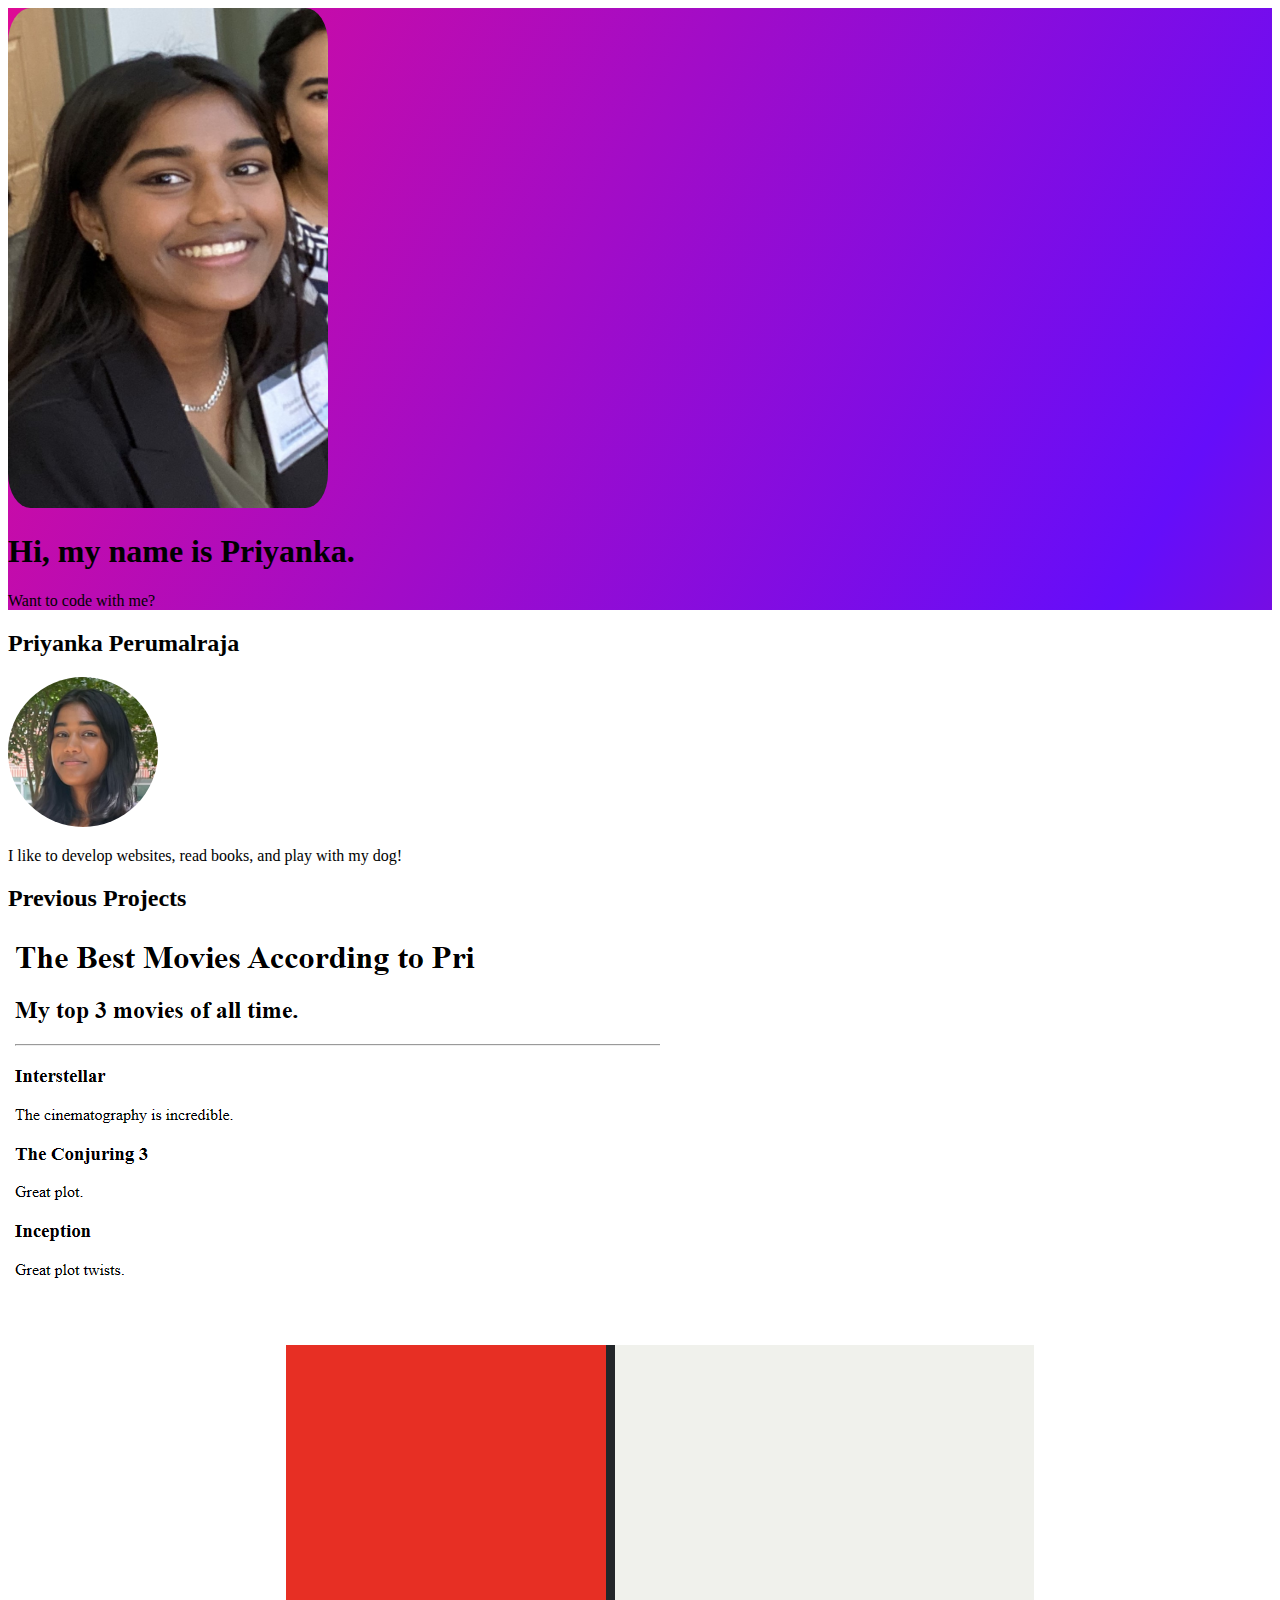
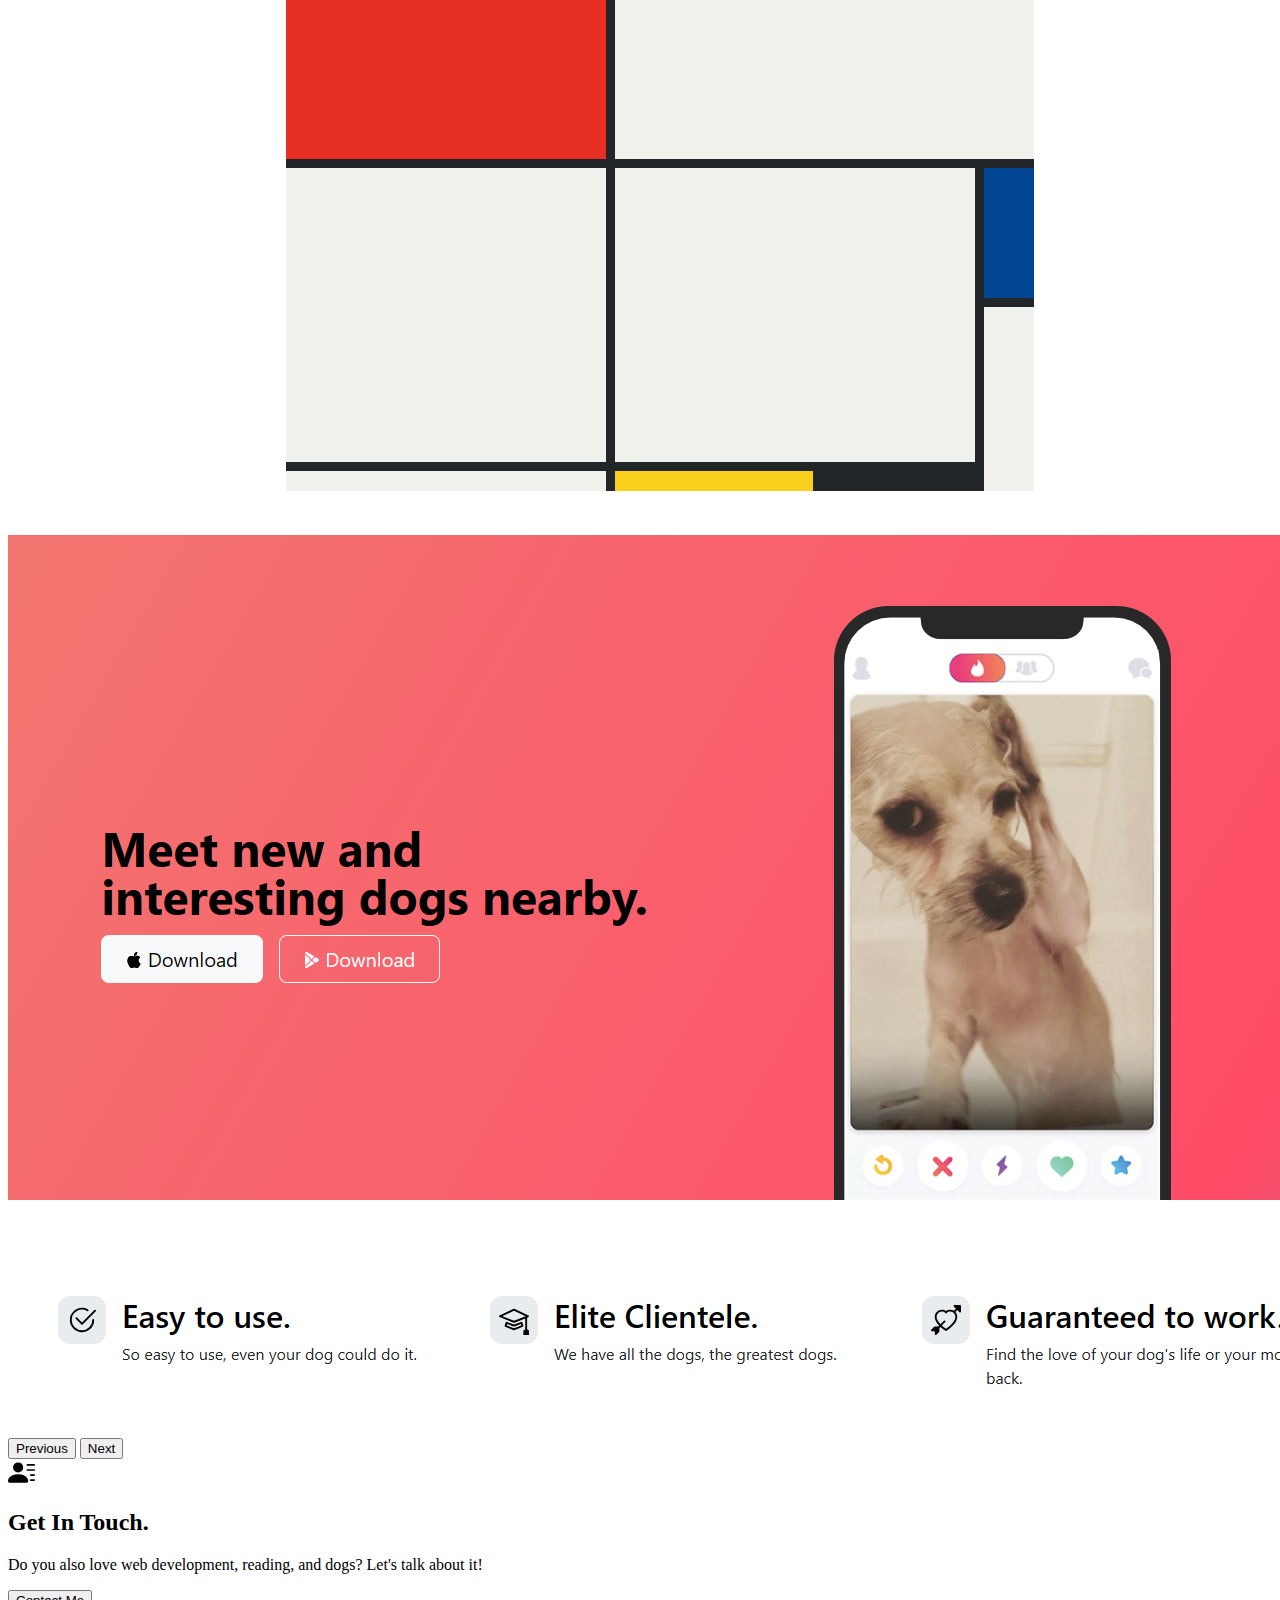
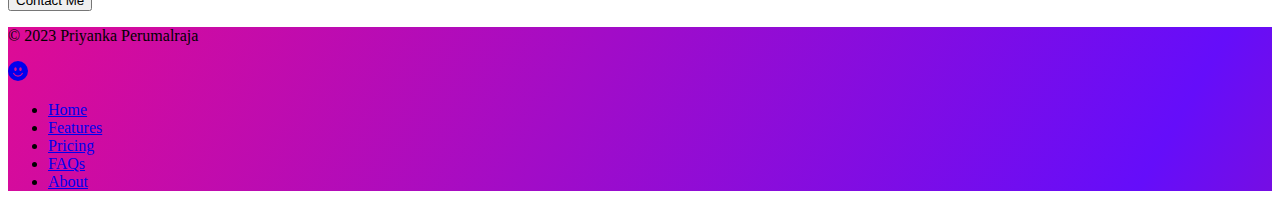
<file: index.html>
<!DOCTYPE html>
<html lang="en">
  <head>
    <meta charset="UTF-8" />
    <meta name="viewport" content="width=device-width, initial-scale=1.0" />
    <title>Document</title>
    <link
      href="https://cdn.jsdelivr.net/npm/bootstrap@5.3.0/dist/css/bootstrap.min.css"
      rel="stylesheet"
      integrity="sha384-9ndCyUaIbzAi2FUVXJi0CjmCapSmO7SnpJef0486qhLnuZ2cdeRhO02iuK6FUUVM"
      crossorigin="anonymous"
    />
    <link rel="stylesheet" href="./style.css" />
  </head>
  <body>
    <!--hero-->
    <section class="gradient-background">
      <div class="container col-xxl-8 px-4 py-5">
        <div class="row flex-lg-row-reverse align-items-center g-5 py-5">
          <div class="col-10 col-sm-8 col-lg-6 ps-0">
            <img
              src="./images/Pri-Photo.JPG"
              class="d-block mx-lg-auto img-fluid img-curve border border-white rounded-7"
              alt="Bootstrap Themes"
              width="700"
              height="500"
              loading="lazy"
            />
          </div>
          <div class="col-lg-6 pe-0">
            <h1 class="display-5 fw-bold text-body-emphasis lh-1 mb-3">
              Hi, my name is Priyanka.
            </h1>
            <p class="lead">Want to code with me?</p>
            <div class="d-grid gap-2 d-md-flex justify-content-md-start">
              <!--<button type="button" class="btn btn-primary btn-lg px-4 me-md-2">
                Primary
              </button>
              <button
                type="button"
                class="btn btn-outline-secondary btn-lg px-4"
              >
                Default
              </button>-->
            </div>
          </div>
        </div>
      </div>
    </section>
    <!--quote from me :)-->
    <section>
      <div class="my-5">
        <div class="p-5 text-center bg-body-tertiary">
          <div class="container py-5">
            <h2 class="text-body-emphasis">Priyanka Perumalraja</h2>
            <img
              src="./images/PriyankaPerumalraja.png"
              alt="priyankaperumalraja"
              class="profile-img mt-3 mb-2"
            />
            <p class="col-lg-8 mx-auto lead">
              I like to develop websites, read books, and play with my dog!
            </p>
          </div>
        </div>
      </div>
    </section>
    <!--projects-->
    <section>
      <div class="container">
        <div class="row">
          <div class="col-lg-12 text-center my-5">
            <h2 class="text-body-emphasis">Previous Projects</h2>
          </div>
          <div class="col-lg-3"></div>
          <div
            id="carouselExampleAutoplaying"
            class="carousel slide col-lg-6"
            data-bs-ride="carousel"
          >
            <div class="carousel-inner">
              <div class="carousel-item active">
                <a href="./movieprojectindex.html"
                  ><img
                    src="./images/movieprojectss.png"
                    class="d-block w-100"
                    alt="movie project image"
                /></a>
              </div>
              <div class="carousel-item">
                <a href="./mondrianprojectindex.html"><img
                    src="./images/mondrianprojectss.png"
                    class="d-block w-100"
                    alt="mondrian project image"
                  /></a>
              </div>
              <div class="carousel-item">
                <a href="./tindog/tindogindex.html"><img
                    src="./images/tindogprojectss.png"
                    class="d-block w-100"
                    alt="tindog project image"
                  /></a>
              </div>
            </div>
            <button
              class="carousel-control-prev"
              type="button"
              data-bs-target="#carouselExampleAutoplaying"
              data-bs-slide="prev"
            >
              <span
                class="carousel-control-prev-icon"
                aria-hidden="true"
              ></span>
              <span class="visually-hidden btn-dark">Previous</span>
            </button>
            <button
              class="carousel-control-next"
              type="button"
              data-bs-target="#carouselExampleAutoplaying"
              data-bs-slide="next"
            >
              <span
                class="carousel-control-next-icon"
                aria-hidden="true"
              ></span>
              <span class="visually-hidden">Next</span>
            </button>
          </div>
          <div class="col-lg-3"></div>
        </div>
      </div>
    </section>
    <!--contact-->
    <section>
      <div class="container my-5">
        <div class="p-5 text-center bg-body-tertiary rounded-3">
            <svg xmlns="http://www.w3.org/2000/svg" width="27" height="27" fill="currentColor" class="bi bi-person-lines-fill" viewBox="0 0 16 16">
                <path d="M6 8a3 3 0 1 0 0-6 3 3 0 0 0 0 6zm-5 6s-1 0-1-1 1-4 6-4 6 3 6 4-1 1-1 1H1zM11 3.5a.5.5 0 0 1 .5-.5h4a.5.5 0 0 1 0 1h-4a.5.5 0 0 1-.5-.5zm.5 2.5a.5.5 0 0 0 0 1h4a.5.5 0 0 0 0-1h-4zm2 3a.5.5 0 0 0 0 1h2a.5.5 0 0 0 0-1h-2zm0 3a.5.5 0 0 0 0 1h2a.5.5 0 0 0 0-1h-2z"/>
              </svg>
            <use xlink:href="#bootstrap"></use>
          </svg>
          <h2 class="text-body-emphasis mt-2">Get In Touch.</h2>
          <p class="col-lg-8 mx-auto fs-5 text-muted">
            Do you also love web development, reading, and dogs? Let's talk
            about it!
          </p>
          <div class="d-inline-flex gap-2 mb-5">
            <button
              class="d-inline-flex align-items-center btn btn-primary btn-lg px-4 rounded-pill"
              type="button"
            >
              Contact Me
            </button>
            <!--<button
              class="btn btn-outline-secondary btn-lg px-4 rounded-pill"
              type="button"
            >
              Secondary link
            </button>-->
          </div>
        </div>
      </div>
    </section>
    <!--footer-->
    <section class="gradient-background">
      <div class="container">
        <footer
          class="d-flex flex-wrap justify-content-between align-items-center py-3 my-4 border-top"
        >
          <p class="col-md-4 mb-0 text-body-secondary">
            © 2023 Priyanka Perumalraja
          </p>

          <a
            href="/"
            class="col-md-4 d-flex align-items-center justify-content-center mb-3 mb-md-0 me-md-auto link-body-emphasis text-decoration-none"
          >
            <svg
              xmlns="http://www.w3.org/2000/svg"
              width="20"
              height="20"
              fill="currentColor"
              class="bi bi-emoji-smile-fill"
              viewBox="0 0 16 16"
            >
              <path
                d="M8 16A8 8 0 1 0 8 0a8 8 0 0 0 0 16zM7 6.5C7 7.328 6.552 8 6 8s-1-.672-1-1.5S5.448 5 6 5s1 .672 1 1.5zM4.285 9.567a.5.5 0 0 1 .683.183A3.498 3.498 0 0 0 8 11.5a3.498 3.498 0 0 0 3.032-1.75.5.5 0 1 1 .866.5A4.498 4.498 0 0 1 8 12.5a4.498 4.498 0 0 1-3.898-2.25.5.5 0 0 1 .183-.683zM10 8c-.552 0-1-.672-1-1.5S9.448 5 10 5s1 .672 1 1.5S10.552 8 10 8z"
              />
            </svg>
          </a>

          <ul class="nav col-md-4 justify-content-end">
            <li class="nav-item">
              <a href="#" class="nav-link px-2 text-body-secondary">Home</a>
            </li>
            <li class="nav-item">
              <a href="#" class="nav-link px-2 text-body-secondary">Features</a>
            </li>
            <li class="nav-item">
              <a href="#" class="nav-link px-2 text-body-secondary">Pricing</a>
            </li>
            <li class="nav-item">
              <a href="#" class="nav-link px-2 text-body-secondary">FAQs</a>
            </li>
            <li class="nav-item">
              <a href="#" class="nav-link px-2 text-body-secondary">About</a>
            </li>
          </ul>
        </footer>
      </div>
    </section>
    <!--bootstrap script-->
    <script
      src="https://cdn.jsdelivr.net/npm/bootstrap@5.3.0/dist/js/bootstrap.bundle.min.js"
      integrity="sha384-geWF76RCwLtnZ8qwWowPQNguL3RmwHVBC9FhGdlKrxdiJJigb/j/68SIy3Te4Bkz"
      crossorigin="anonymous"
    ></script>
  </body>
</html>
</file>
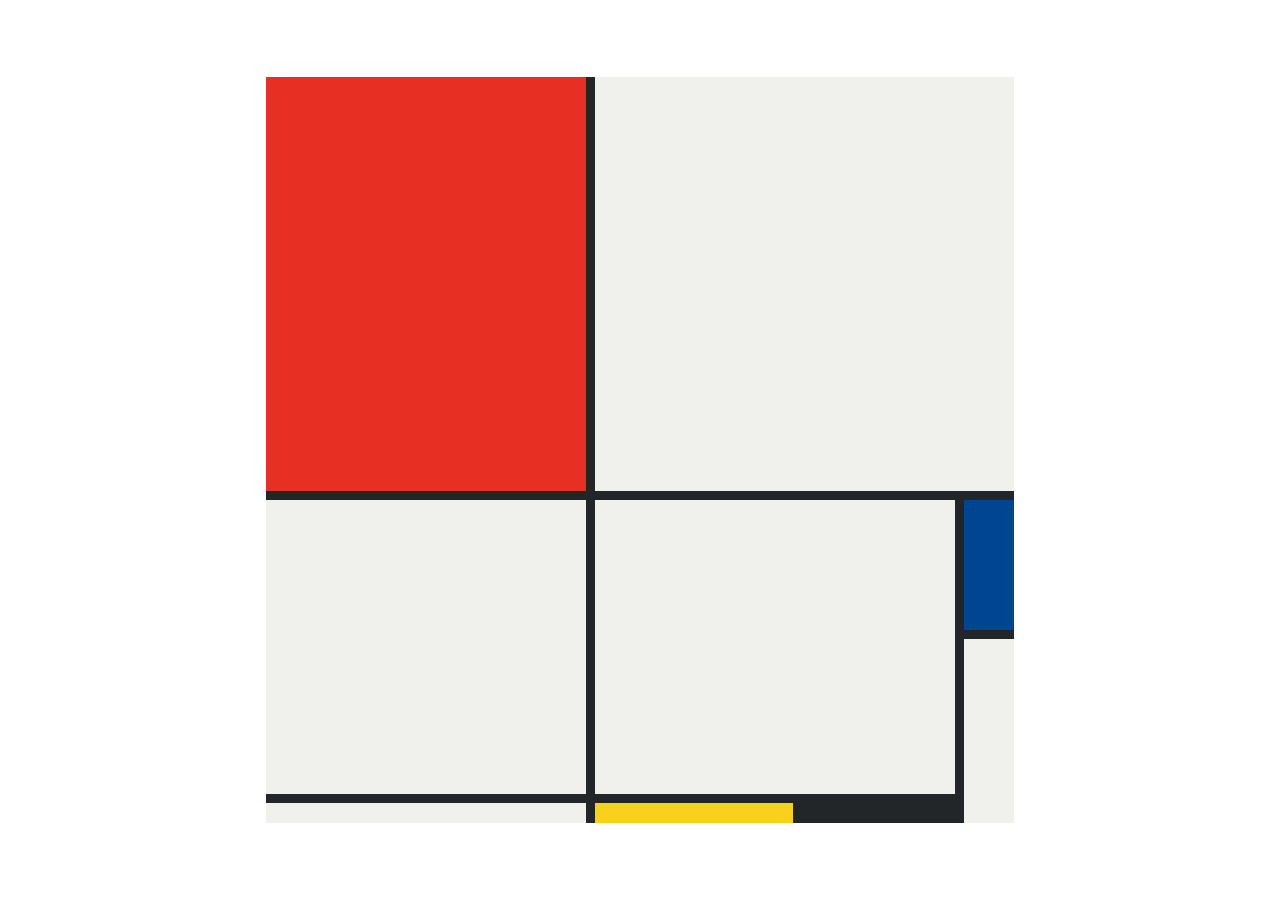
<file: mondrianprojectindex.html>
<!DOCTYPE html>
<html lang="en">
  <head>
    <meta charset="UTF-8" />
    <meta name="viewport" content="width=device-width, initial-scale=1.0" />
    <title>Mondrian Project</title>
    <style>
      /*
      Write your CSS here
      Gap Colour: #000
      White: #F0F1EC
      Red: #E72F24
      Black: #232629
      Blue: #004592
      Yellow: #F9D01E

      For dimensions, see dimensions.png image.
      HINT: Remember you can't change the properties of grid lines.
      But grid lines are transparent!
      */
      body {
        display: flex;
        justify-content: center;
        align-items: center;
        height: 100vh;
        margin: 0;
        padding: 0;
      }
      .grid-container {
        display: grid;
        background-color: #232629;
        gap: 9px;
        grid-template-columns: 320px 198px 153px 50px;
        grid-template-rows: 414px 130px 155px 20px;
      }
      .box {
        background-color: #f0f1ec;
      }
      .red {
        background-color: #e72f24;
        grid-area: 1 / 1 / 1 / 1;
      }
      .white-one {
        grid-area: 1 / 2 / 1 / 5;
      }
      .white-two {
        grid-area: 2 / 1 / 4 / 1;
      }
      .white-three {
        grid-area: 2 / 2 / 4 / 4;
      }
      .blue {
        background-color: #004592;
        grid-area: 2 / 4 / 2 / 4;
      }
      .white-four {
        grid-area: 4 / 1 / 4 / 1;
      }
      .yellow {
        background-color: #f9d01e;
        grid-area: 4 / 2 / 4 / 2;
      }
      .black {
        background-color: #232629;
        grid-area: 4 / 3 / 4 / 3;
      }
      .white-five {
        grid-area: 3 / 4 / 5 / 4;
      }
    </style>
  </head>

  <body>
    <!-- Write your HTML here -->
    <div class="grid-container">
      <div class="box red"></div>
      <div class="box white-one"></div>
      <div class="box white-two"></div>
      <div class="box white-three"></div>
      <div class="box white-four"></div>
      <div class="box white-five"></div>
      <div class="box blue"></div>
      <div class="box yellow"></div>
      <div class="box black"></div>
    </div>
  </body>
</html>
</file>
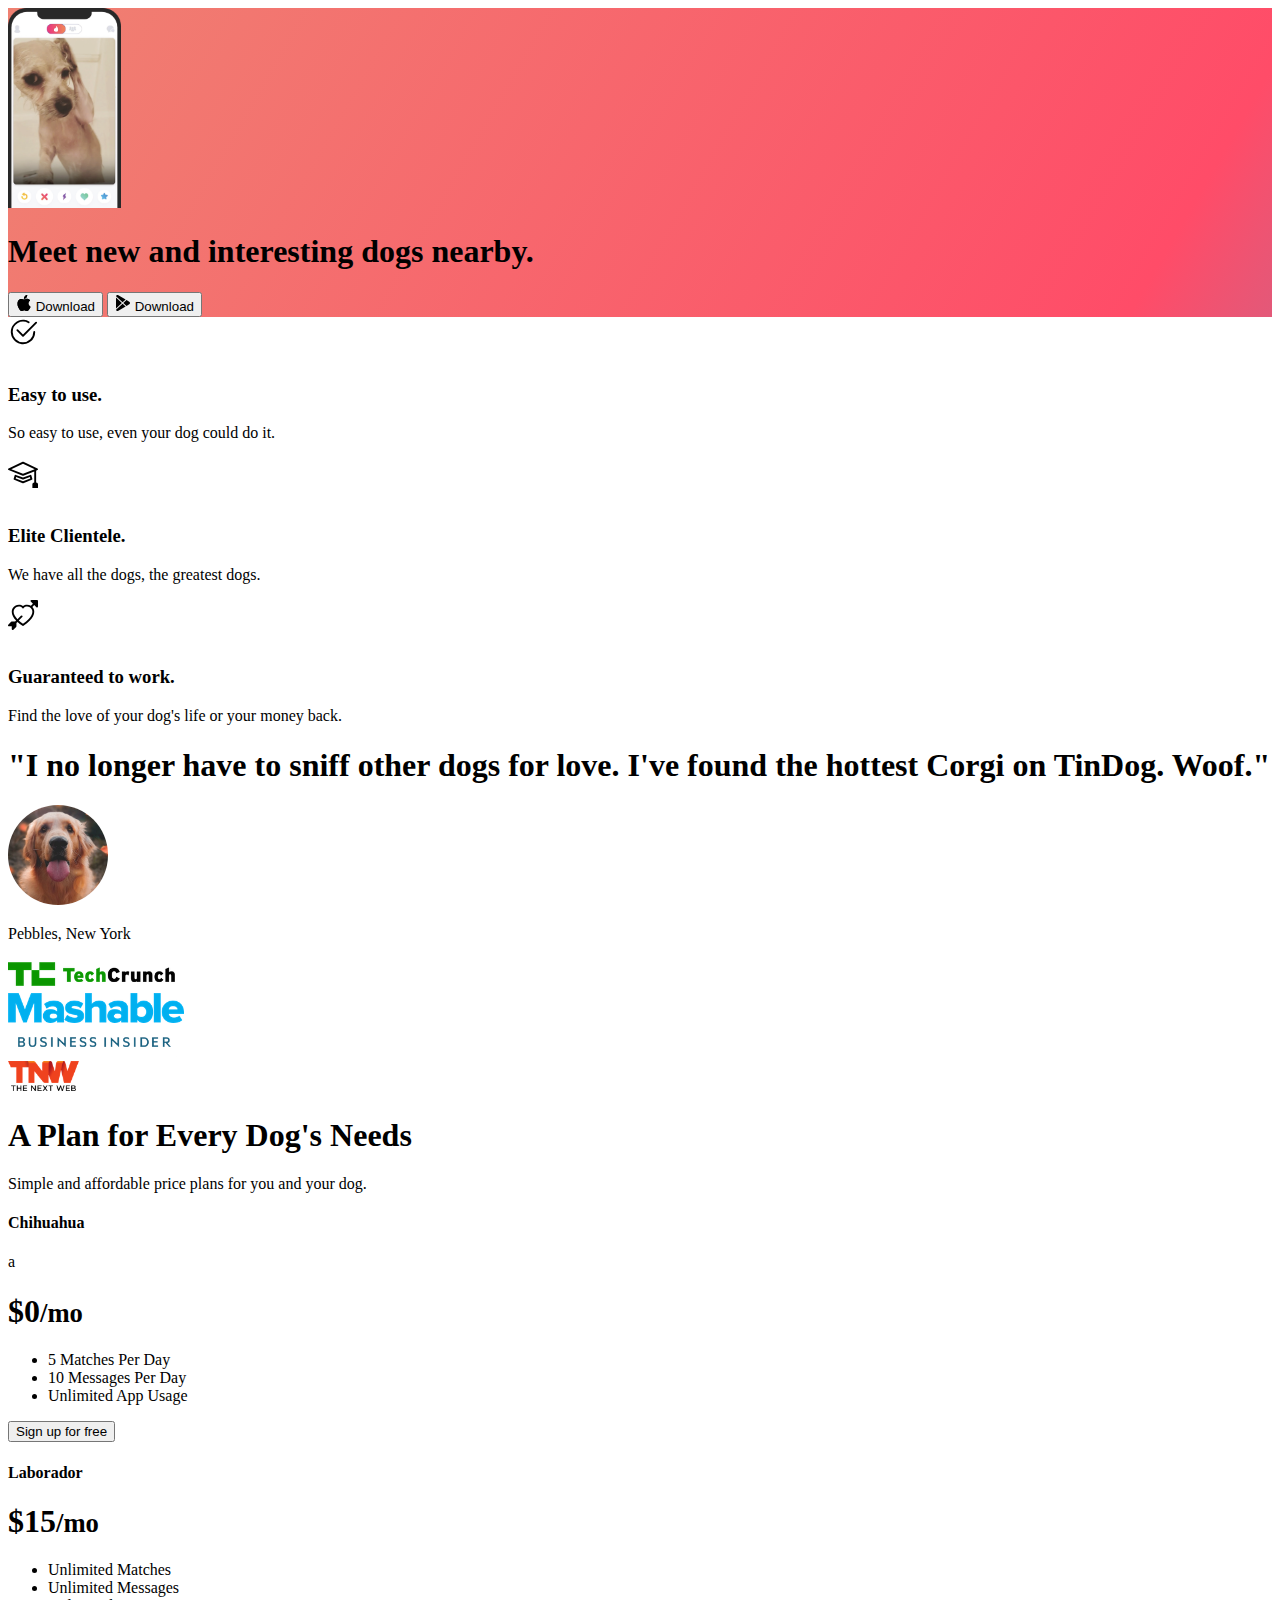
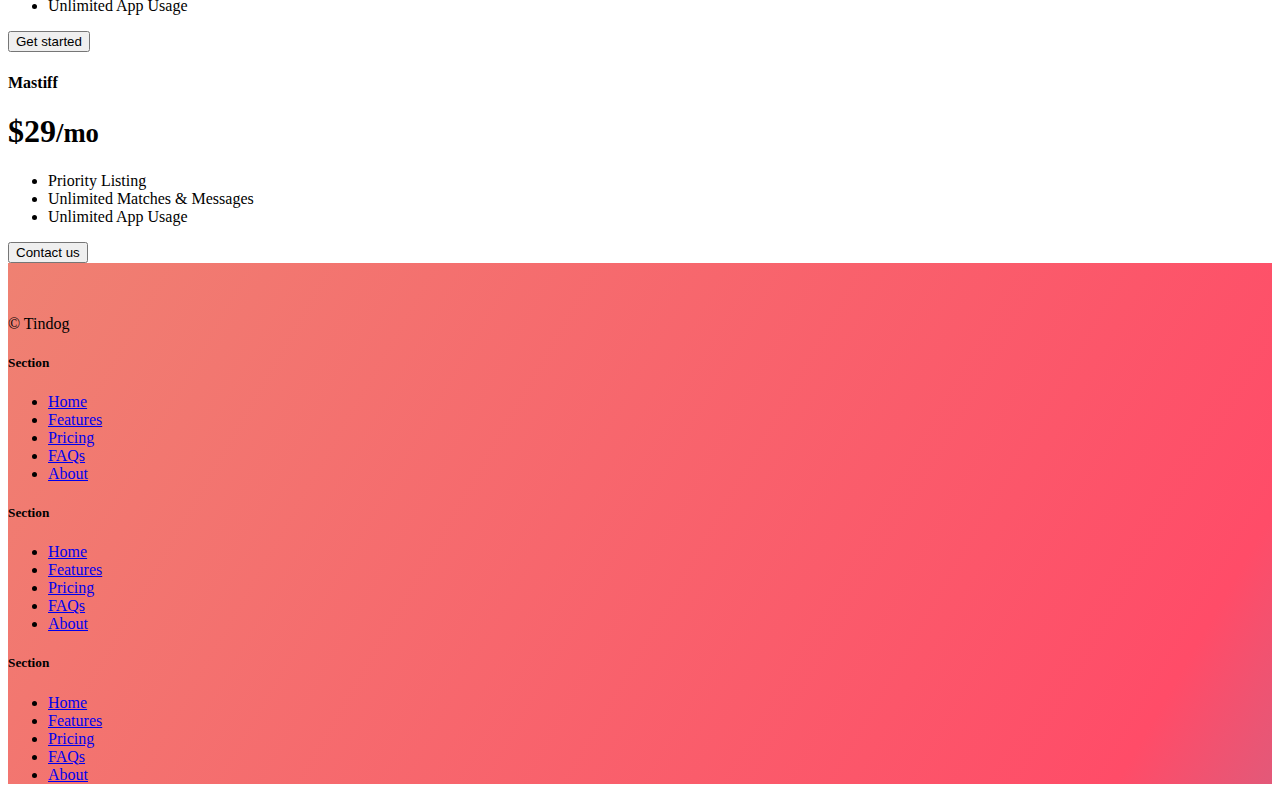
<file: tindog/tindogindex.html>
<!DOCTYPE html>
<html lang="en">
  <head>
    <meta charset="UTF-8" />
    <meta name="viewport" content="width=device-width, initial-scale=1.0" />
    <title>TinDog</title>
    <link
      href="https://cdn.jsdelivr.net/npm/bootstrap@5.3.0/dist/css/bootstrap.min.css"
      rel="stylesheet"
      integrity="sha384-9ndCyUaIbzAi2FUVXJi0CjmCapSmO7SnpJef0486qhLnuZ2cdeRhO02iuK6FUUVM"
      crossorigin="anonymous"
    />
    <link rel="stylesheet" href="./tindogstyle.css" />
  </head>
  <body>
    <!-- Title -->
    <section id="title">
      <div class="gradient-background">
        <div class="container col-xxl-8 px-4 py-5 pb-0 pt-5">
          <div class="row flex-lg-row-reverse align-items-center g-5 py-5 pb-0">
            <div class="col-10 col-sm-8 col-lg-6">
              <img
                src="./tindogimages/iphone.png"
                class="d-block mx-lg-auto img-fluid"
                alt="app demo"
                height="200"
                loading="lazy"
              />
            </div>
            <div class="col-lg-6">
              <h1 class="display-5 fw-bold text-body-emphasis lh-1 mb-3">
                Meet new and interesting dogs nearby.
              </h1>
              <div class="d-grid gap-2 d-md-flex justify-content-md-start">
                <button type="button" class="btn btn-light btn-lg px-4 me-md-2">
                  <svg
                    xmlns="http://www.w3.org/2000/svg"
                    width="16"
                    height="16"
                    fill="currentColor"
                    class="bi bi-apple mb-1"
                    viewBox="0 0 16 16"
                  >
                    <path
                      d="M11.182.008C11.148-.03 9.923.023 8.857 1.18c-1.066 1.156-.902 2.482-.878 2.516.024.034 1.52.087 2.475-1.258.955-1.345.762-2.391.728-2.43Zm3.314 11.733c-.048-.096-2.325-1.234-2.113-3.422.212-2.189 1.675-2.789 1.698-2.854.023-.065-.597-.79-1.254-1.157a3.692 3.692 0 0 0-1.563-.434c-.108-.003-.483-.095-1.254.116-.508.139-1.653.589-1.968.607-.316.018-1.256-.522-2.267-.665-.647-.125-1.333.131-1.824.328-.49.196-1.422.754-2.074 2.237-.652 1.482-.311 3.83-.067 4.56.244.729.625 1.924 1.273 2.796.576.984 1.34 1.667 1.659 1.899.319.232 1.219.386 1.843.067.502-.308 1.408-.485 1.766-.472.357.013 1.061.154 1.782.539.571.197 1.111.115 1.652-.105.541-.221 1.324-1.059 2.238-2.758.347-.79.505-1.217.473-1.282Z"
                    />
                    <path
                      d="M11.182.008C11.148-.03 9.923.023 8.857 1.18c-1.066 1.156-.902 2.482-.878 2.516.024.034 1.52.087 2.475-1.258.955-1.345.762-2.391.728-2.43Zm3.314 11.733c-.048-.096-2.325-1.234-2.113-3.422.212-2.189 1.675-2.789 1.698-2.854.023-.065-.597-.79-1.254-1.157a3.692 3.692 0 0 0-1.563-.434c-.108-.003-.483-.095-1.254.116-.508.139-1.653.589-1.968.607-.316.018-1.256-.522-2.267-.665-.647-.125-1.333.131-1.824.328-.49.196-1.422.754-2.074 2.237-.652 1.482-.311 3.83-.067 4.56.244.729.625 1.924 1.273 2.796.576.984 1.34 1.667 1.659 1.899.319.232 1.219.386 1.843.067.502-.308 1.408-.485 1.766-.472.357.013 1.061.154 1.782.539.571.197 1.111.115 1.652-.105.541-.221 1.324-1.059 2.238-2.758.347-.79.505-1.217.473-1.282Z"
                    />
                  </svg>
                  Download
                </button>
                <button type="button" class="btn btn-outline-light btn-lg px-4">
                  <svg
                    xmlns="http://www.w3.org/2000/svg"
                    width="16"
                    height="16"
                    fill="currentColor"
                    class="bi bi-google-play mb-1"
                    viewBox="0 0 16 16"
                  >
                    <path
                      d="M14.222 9.374c1.037-.61 1.037-2.137 0-2.748L11.528 5.04 8.32 8l3.207 2.96 2.694-1.586Zm-3.595 2.116L7.583 8.68 1.03 14.73c.201 1.029 1.36 1.61 2.303 1.055l7.294-4.295ZM1 13.396V2.603L6.846 8 1 13.396ZM1.03 1.27l6.553 6.05 3.044-2.81L3.333.215C2.39-.341 1.231.24 1.03 1.27Z"
                    />
                  </svg>
                  Download
                </button>
              </div>
            </div>
          </div>
        </div>
      </div>
    </section>
    <!-- Features -->
    <section id="features">
      <div class="container px-4 py-5 pt-5" id="hanging-icons">
        <div class="row g-4 py-5 row-cols-1 row-cols-lg-3">
          <div class="col d-flex align-items-start">
            <div
              class="icon-square text-body-emphasis bg-body-secondary d-inline-flex align-items-center justify-content-center fs-4 flex-shrink-0 me-3"
            >
              <svg
                xmlns="http://www.w3.org/2000/svg"
                height="30"
                fill="currentColor"
                class="bi bi-check2-circle"
                viewBox="0 0 16 16"
              >
                <path
                  d="M2.5 8a5.5 5.5 0 0 1 8.25-4.764.5.5 0 0 0 .5-.866A6.5 6.5 0 1 0 14.5 8a.5.5 0 0 0-1 0 5.5 5.5 0 1 1-11 0z"
                />
                <path
                  d="M15.354 3.354a.5.5 0 0 0-.708-.708L8 9.293 5.354 6.646a.5.5 0 1 0-.708.708l3 3a.5.5 0 0 0 .708 0l7-7z"
                />
              </svg>
            </div>
            <div>
              <h3 class="fs-2 text-body-emphasis">Easy to use.</h3>
              <p>So easy to use, even your dog could do it.</p>
            </div>
          </div>
          <div class="col d-flex align-items-start">
            <div
              class="icon-square text-body-emphasis bg-body-secondary d-inline-flex align-items-center justify-content-center fs-4 flex-shrink-0 me-3"
            >
              <svg
                xmlns="http://www.w3.org/2000/svg"
                height="30"
                fill="currentColor"
                class="bi bi-mortarboard"
                viewBox="0 0 16 16"
              >
                <path
                  d="M8.211 2.047a.5.5 0 0 0-.422 0l-7.5 3.5a.5.5 0 0 0 .025.917l7.5 3a.5.5 0 0 0 .372 0L14 7.14V13a1 1 0 0 0-1 1v2h3v-2a1 1 0 0 0-1-1V6.739l.686-.275a.5.5 0 0 0 .025-.917l-7.5-3.5ZM8 8.46 1.758 5.965 8 3.052l6.242 2.913L8 8.46Z"
                />
                <path
                  d="M4.176 9.032a.5.5 0 0 0-.656.327l-.5 1.7a.5.5 0 0 0 .294.605l4.5 1.8a.5.5 0 0 0 .372 0l4.5-1.8a.5.5 0 0 0 .294-.605l-.5-1.7a.5.5 0 0 0-.656-.327L8 10.466 4.176 9.032Zm-.068 1.873.22-.748 3.496 1.311a.5.5 0 0 0 .352 0l3.496-1.311.22.748L8 12.46l-3.892-1.556Z"
                />
              </svg>
            </div>
            <div>
              <h3 class="fs-2 text-body-emphasis">Elite Clientele.</h3>
              <p>We have all the dogs, the greatest dogs.</p>
            </div>
          </div>
          <div class="col d-flex align-items-start">
            <div
              class="icon-square text-body-emphasis bg-body-secondary d-inline-flex align-items-center justify-content-center fs-4 flex-shrink-0 me-3"
            >
              <svg
                xmlns="http://www.w3.org/2000/svg"
                height="30"
                fill="currentColor"
                class="bi bi-arrow-through-heart"
                viewBox="0 0 16 16"
              >
                <path
                  fill-rule="evenodd"
                  d="M2.854 15.854A.5.5 0 0 1 2 15.5V14H.5a.5.5 0 0 1-.354-.854l1.5-1.5A.5.5 0 0 1 2 11.5h1.793l.53-.53c-.771-.802-1.328-1.58-1.704-2.32-.798-1.575-.775-2.996-.213-4.092C3.426 2.565 6.18 1.809 8 3.233c1.25-.98 2.944-.928 4.212-.152L13.292 2 12.147.854A.5.5 0 0 1 12.5 0h3a.5.5 0 0 1 .5.5v3a.5.5 0 0 1-.854.354L14 2.707l-1.006 1.006c.236.248.44.531.6.845.562 1.096.585 2.517-.213 4.092-.793 1.563-2.395 3.288-5.105 5.08L8 13.912l-.276-.182a21.86 21.86 0 0 1-2.685-2.062l-.539.54V14a.5.5 0 0 1-.146.354l-1.5 1.5Zm2.893-4.894A20.419 20.419 0 0 0 8 12.71c2.456-1.666 3.827-3.207 4.489-4.512.679-1.34.607-2.42.215-3.185-.817-1.595-3.087-2.054-4.346-.761L8 4.62l-.358-.368c-1.259-1.293-3.53-.834-4.346.761-.392.766-.464 1.845.215 3.185.323.636.815 1.33 1.519 2.065l1.866-1.867a.5.5 0 1 1 .708.708L5.747 10.96Z"
                />
              </svg>
            </div>
            <div>
              <h3 class="fs-2 text-body-emphasis">Guaranteed to work.</h3>
              <p>Find the love of your dog's life or your money back.</p>
            </div>
          </div>
        </div>
      </div>
    </section>
    <!-- Testimonial -->
    <section id="testimonial">
      <div class="p-5 text-center bg-body-tertiary">
        <div class="container py-5">
          <h1 class="text-body-emphasis">
            "I no longer have to sniff other dogs for love. I've found the
            hottest Corgi on TinDog. Woof."
          </h1>
          <img
            src="./tindogimages/dog-img.jpg"
            alt="dog"
            class="profile-img mt-5 mb-2"
          />
          <p class="col-lg-8 mx-auto lead">Pebbles, New York</p>

          <div class="container mt-5">
            <div class="row">
              <div class="col-lg-3 col-sm-12 size">
                <img
                  src="./tindogimages/techcrunch.png"
                  alt="tech crunch"
                  height="30"
                />
              </div>
              <div class="col-lg-3 col-sm-12 size">
                <img
                  src="./tindogimages/mashable.png"
                  alt="mashable"
                  height="30"
                />
              </div>
              <div class="col-lg-3 col-sm-12 size">
                <img
                  src="./tindogimages/bizinsider.png"
                  alt="bizinsider"
                  height="30"
                />
              </div>
              <div class="col-lg-3 col-sm-12 size">
                <img src="./tindogimages/tnw.png" alt="tnw" height="30" />
              </div>
            </div>
          </div>
        </div>
      </div>
    </section>
    <!-- Pricing -->
    <section id="pricing">
      <div class="container py-3">
        <header>
          <div class="pricing-header p-3 pb-md-4 mx-auto text-center">
            <h1 class="display-4 fw-normal text-body-emphasis">
              A Plan for Every Dog's Needs
            </h1>
            <p class="fs-5 text-body-secondary">
              Simple and affordable price plans for you and your dog.
            </p>
          </div>
        </header>

        <main>
          <div class="row row-cols-1 row-cols-md-3 mb-3 text-center">
            <div class="col">
              <div class="card mb-4 rounded-3 shadow-sm">
                <div class="card-header py-3">
                  <h4 class="my-0 fw-normal">Chihuahua</h4>
                </div>
                a
                <div class="card-body">
                  <h1 class="card-title pricing-card-title">
                    $0<small class="text-body-secondary fw-light">/mo</small>
                  </h1>
                  <ul class="list-unstyled mt-3 mb-4">
                    <li>5 Matches Per Day</li>
                    <li>10 Messages Per Day</li>
                    <li>Unlimited App Usage</li>
                  </ul>
                  <button
                    type="button"
                    class="w-100 btn btn-lg btn-outline-dark"
                  >
                    Sign up for free
                  </button>
                </div>
              </div>
            </div>
            <div class="col">
              <div class="card mb-4 rounded-3 shadow-sm">
                <div class="card-header py-3">
                  <h4 class="my-0 fw-normal">Laborador</h4>
                </div>
                <div class="card-body">
                  <h1 class="card-title pricing-card-title">
                    $15<small class="text-body-secondary fw-light">/mo</small>
                  </h1>
                  <ul class="list-unstyled mt-3 mb-4">
                    <li>Unlimited Matches</li>
                    <li>Unlimited Messages</li>
                    <li>Unlimited App Usage</li>
                  </ul>
                  <button
                    type="button"
                    class="w-100 btn btn-lg btn-primary btn-dark"
                  >
                    Get started
                  </button>
                </div>
              </div>
            </div>
            <div class="col">
              <div class="card mb-4 rounded-3 shadow-sm border-dark">
                <div class="card-header py-3 text-bg-dark border-dark">
                  <h4 class="my-0 fw-normal">Mastiff</h4>
                </div>
                <div class="card-body">
                  <h1 class="card-title pricing-card-title">
                    $29<small class="text-body-secondary fw-light">/mo</small>
                  </h1>
                  <ul class="list-unstyled mt-3 mb-4">
                    <li>Priority Listing</li>
                    <li>Unlimited Matches & Messages</li>
                    <li>Unlimited App Usage</li>
                  </ul>
                  <button
                    type="button"
                    class="w-100 btn btn-lg btn-primary btn-dark"
                  >
                    Contact us
                  </button>
                </div>
              </div>
            </div>
          </div>
        </main>
      </div>
    </section>
    <!-- Footer -->
    <section id="footer" class="gradient-background">
      <div class="container">
        <footer class="row row-cols-1 row-cols-sm-2 row-cols-md-5 py-5 my-5">
          <div class="col mb-3">
            <a
              href="/"
              class="d-flex align-items-center mb-3 link-body-emphasis text-decoration-none"
            >
              <svg class="bi me-2" width="40" height="32">
                <use xlink:href="#bootstrap"></use>
              </svg>
            </a>
            <p class="text-body-secondary">© Tindog</p>
          </div>

          <div class="col mb-3"></div>

          <div class="col mb-3">
            <h5>Section</h5>
            <ul class="nav flex-column">
              <li class="nav-item mb-2">
                <a href="#" class="nav-link p-0 text-body-secondary">Home</a>
              </li>
              <li class="nav-item mb-2">
                <a href="#" class="nav-link p-0 text-body-secondary"
                  >Features</a
                >
              </li>
              <li class="nav-item mb-2">
                <a href="#" class="nav-link p-0 text-body-secondary">Pricing</a>
              </li>
              <li class="nav-item mb-2">
                <a href="#" class="nav-link p-0 text-body-secondary">FAQs</a>
              </li>
              <li class="nav-item mb-2">
                <a href="#" class="nav-link p-0 text-body-secondary">About</a>
              </li>
            </ul>
          </div>

          <div class="col mb-3">
            <h5>Section</h5>
            <ul class="nav flex-column">
              <li class="nav-item mb-2">
                <a href="#" class="nav-link p-0 text-body-secondary">Home</a>
              </li>
              <li class="nav-item mb-2">
                <a href="#" class="nav-link p-0 text-body-secondary"
                  >Features</a
                >
              </li>
              <li class="nav-item mb-2">
                <a href="#" class="nav-link p-0 text-body-secondary">Pricing</a>
              </li>
              <li class="nav-item mb-2">
                <a href="#" class="nav-link p-0 text-body-secondary">FAQs</a>
              </li>
              <li class="nav-item mb-2">
                <a href="#" class="nav-link p-0 text-body-secondary">About</a>
              </li>
            </ul>
          </div>

          <div class="col mb-3">
            <h5>Section</h5>
            <ul class="nav flex-column">
              <li class="nav-item mb-2">
                <a href="#" class="nav-link p-0 text-body-secondary">Home</a>
              </li>
              <li class="nav-item mb-2">
                <a href="#" class="nav-link p-0 text-body-secondary"
                  >Features</a
                >
              </li>
              <li class="nav-item mb-2">
                <a href="#" class="nav-link p-0 text-body-secondary">Pricing</a>
              </li>
              <li class="nav-item mb-2">
                <a href="#" class="nav-link p-0 text-body-secondary">FAQs</a>
              </li>
              <li class="nav-item mb-2">
                <a href="#" class="nav-link p-0 text-body-secondary">About</a>
              </li>
            </ul>
          </div>
        </footer>
      </div>
    </section>
    <!--bootstrap script-->
    <script
      src="https://cdn.jsdelivr.net/npm/bootstrap@5.3.0/dist/js/bootstrap.bundle.min.js"
      integrity="sha384-geWF76RCwLtnZ8qwWowPQNguL3RmwHVBC9FhGdlKrxdiJJigb/j/68SIy3Te4Bkz"
      crossorigin="anonymous"
    ></script>
  </body>
</html>
</file>
<file: style.css>
.img-curve{
    width: 20rem;
    border-radius: 7%;
}

.gradient-background {
    background: linear-gradient(300deg, #FA0D31, #650DFA, #DE0B95);
    background-size: 180% 180%;
    animation: gradient-animation 18s ease infinite;
  }
  
  @keyframes gradient-animation {
    0% {
      background-position: 0% 50%;
    }
    50% {
      background-position: 100% 50%;
    }
    100% {
      background-position: 0% 50%;
    }
  }

  .profile-img {
    border-radius: 50%;
    height: 150px;
  }
</file>
<file: tindog/tindogstyle.css>
.gradient-background {
  background: linear-gradient(300deg, #00bfff, #ff4c68, #ef8172);
  background-size: 180% 180%;
  animation: gradient-animation 18s ease infinite;
}

@keyframes gradient-animation {
  0% {
    background-position: 0% 50%;
  }
  50% {
    background-position: 100% 50%;
  }
  100% {
    background-position: 0% 50%;
  }
}

.icon-square {
  width: 3rem;
  height: 3rem;
  border-radius: 0.75rem;
}

.profile-img {
  height: 100px;
  border-radius: 50%;
}
</file>
